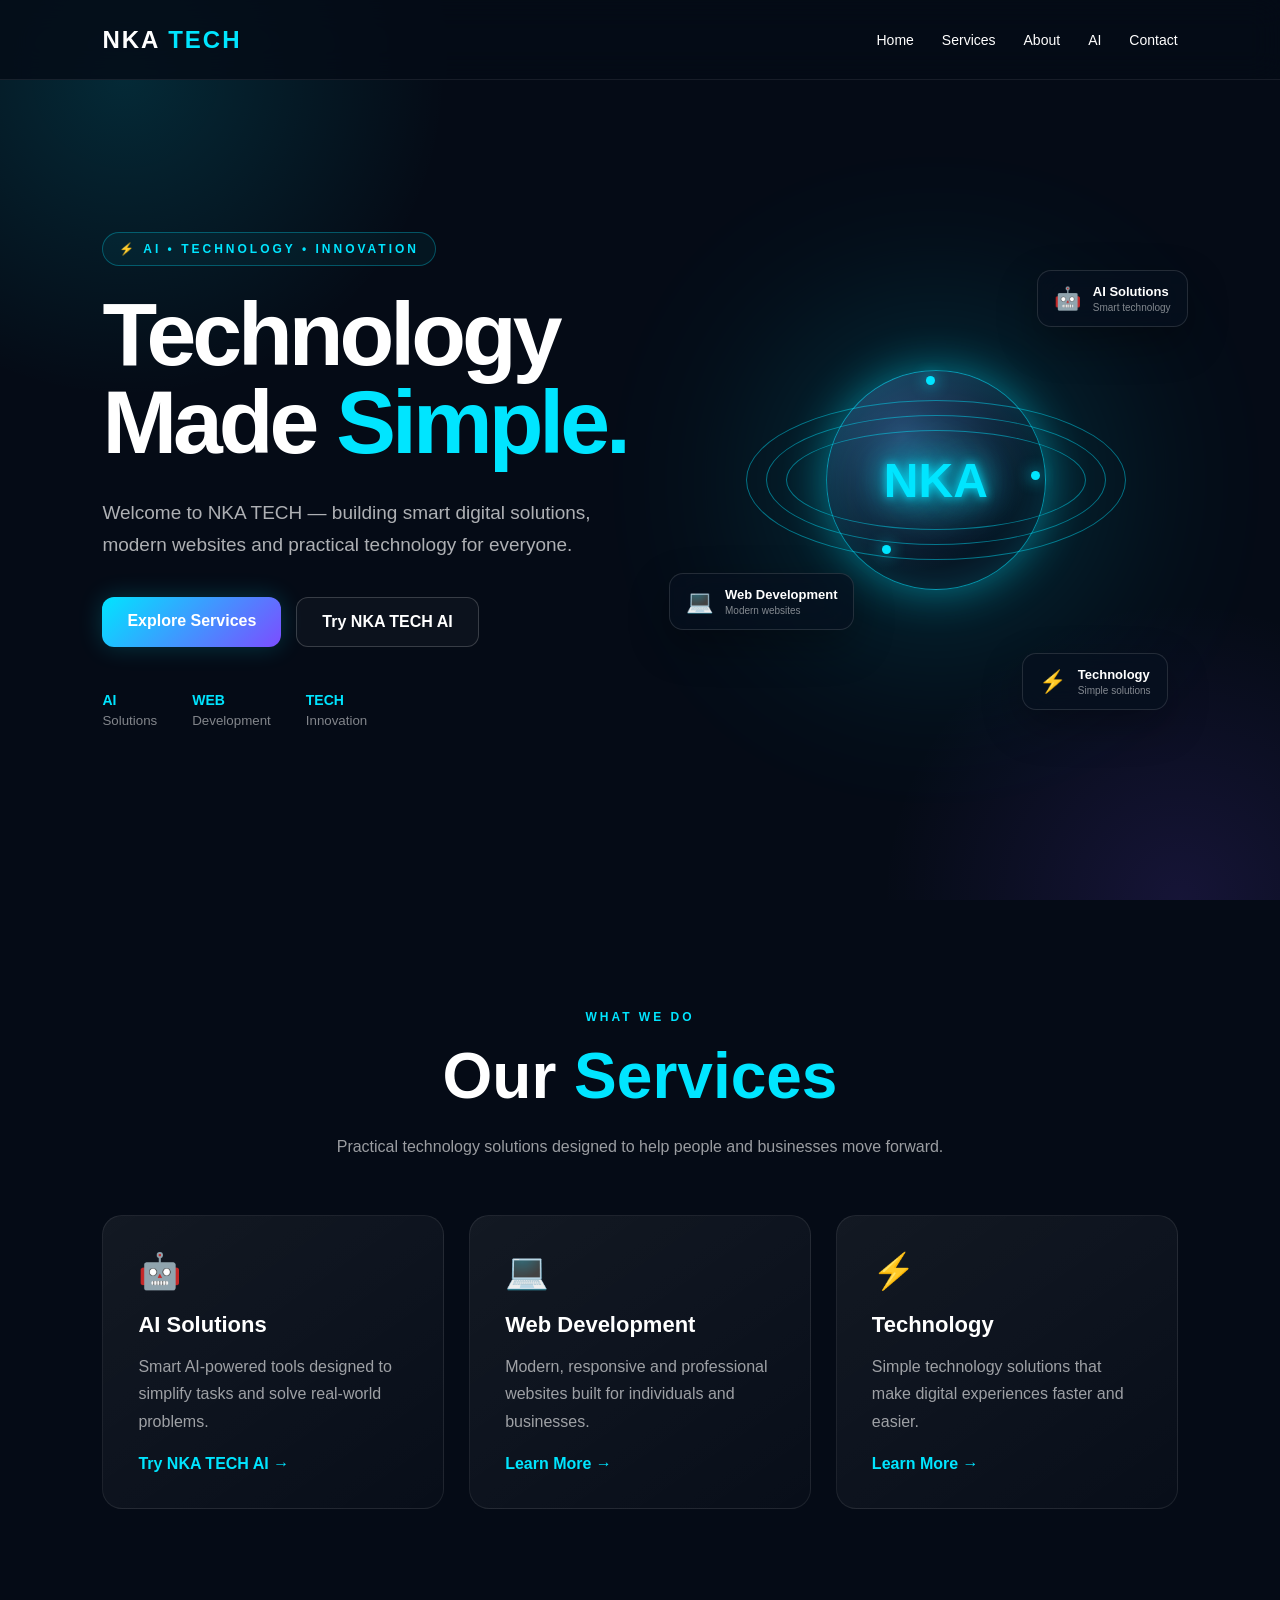
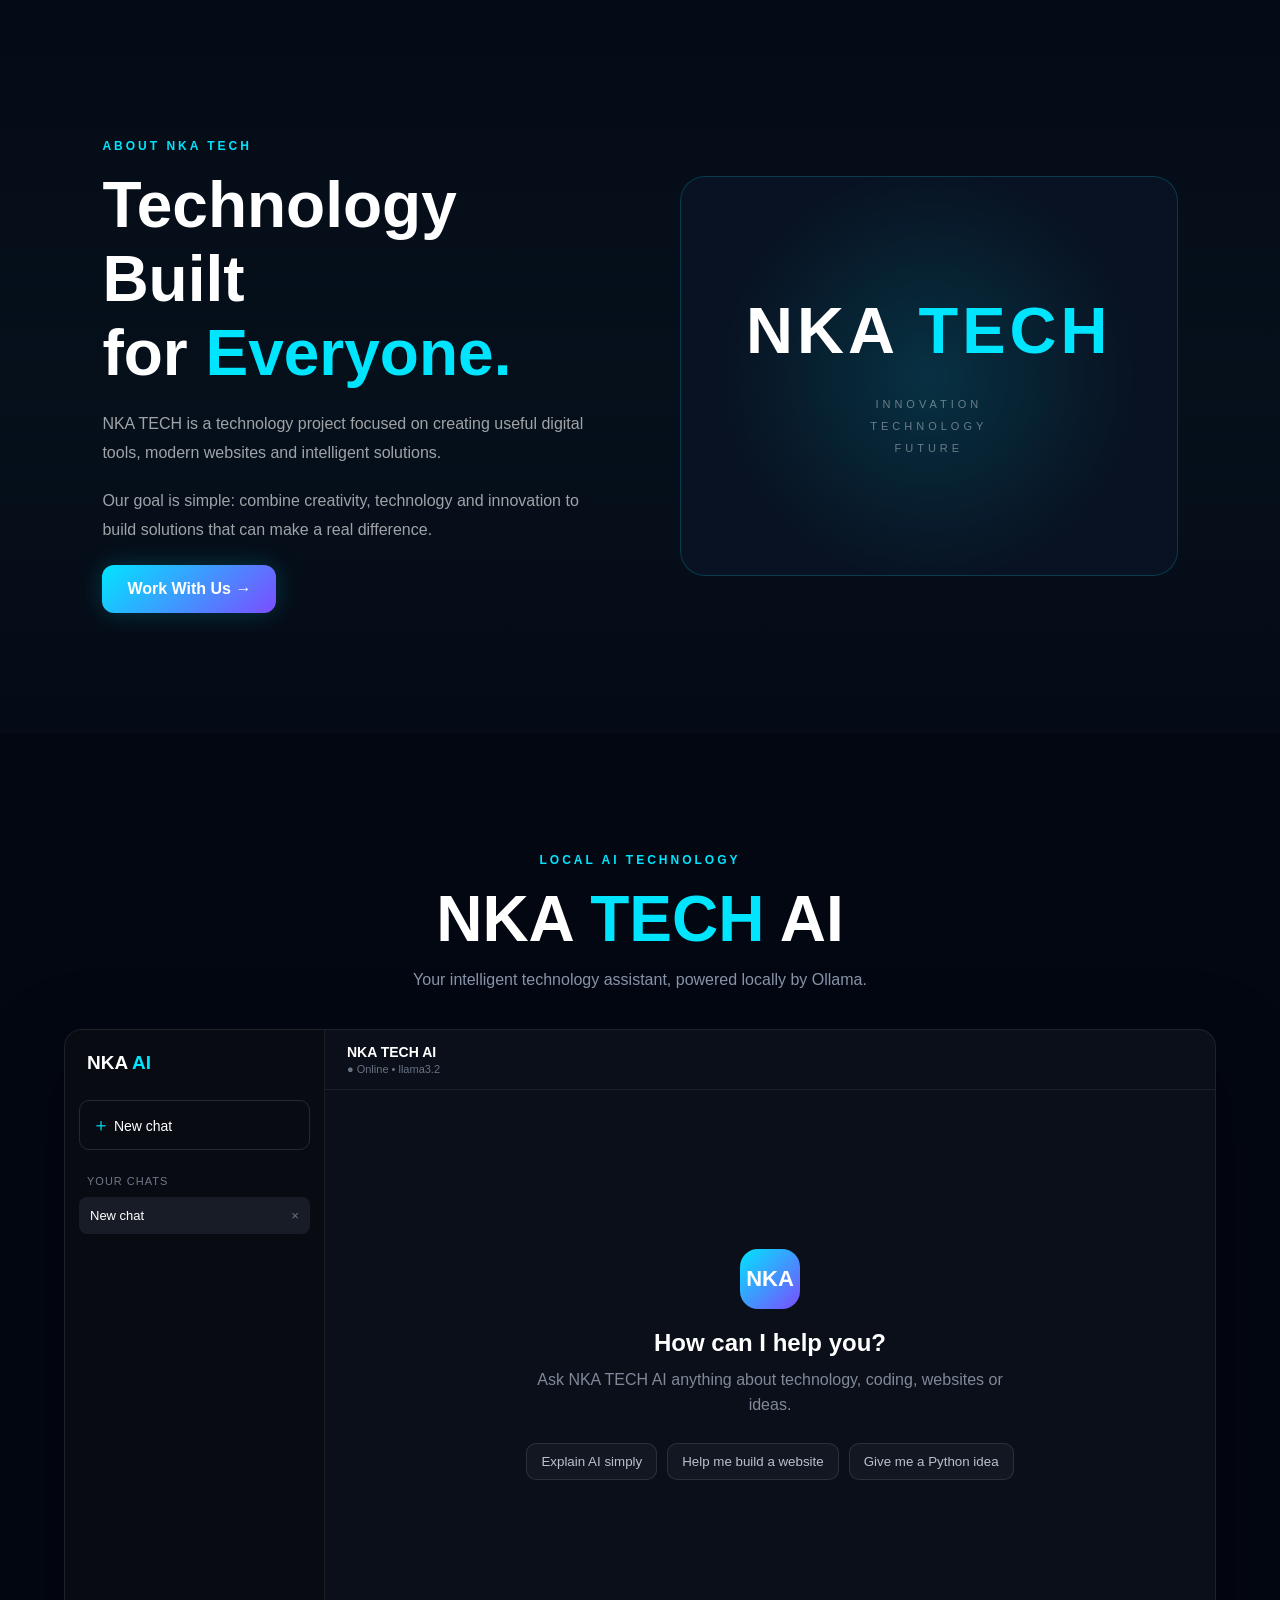
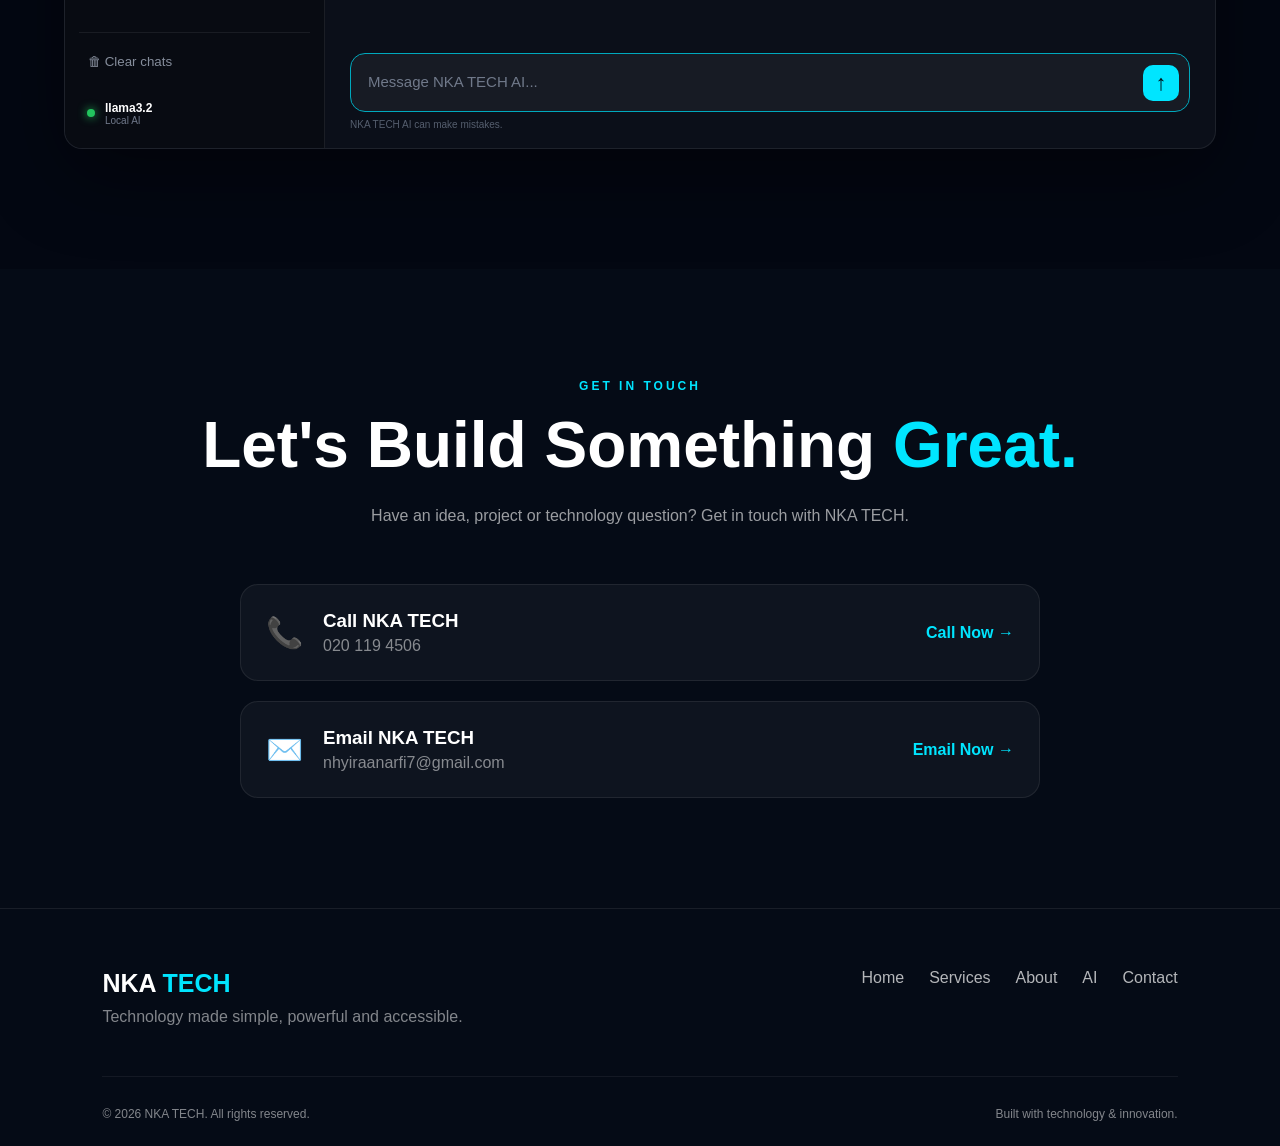
<file: index.html>
<!DOCTYPE html>
<html lang="en">
<head>
    <meta charset="UTF-8">
    <meta name="viewport" content="width=device-width, initial-scale=1.0">

    <title>NKA TECH AI | AI & Technology Solutions in Ghana</title>
<meta name="description" content="NKA TECH AI provides practical AI, web development and technology solutions in Ghana. Explore NKA TECH and discover smart digital tools and technology made simple.">
    <!-- Google Search Console verification -->
    <meta name="google-site-verification" content="vGz2SOHnlGC8Lf2FOW7qlDT3jMJbGNx4FiDzziyrMN0" />

    <link rel="stylesheet" href="style.css">
</head>
<body>

    <!-- Your existing NKA TECH website content goes here -->

</body>
</html>

    <!-- ================= HEADER ================= -->

    <header>

        <div class="logo">
            NKA <span>TECH</span>
        </div>

        <nav>
            <a href="#home">Home</a>
            <a href="#services">Services</a>
            <a href="#about">About</a>
            <a href="#ai">AI</a>
            <a href="#contact">Contact</a>
        </nav>

    </header>


    <main>

        <!-- ================= HERO ================= -->

        <section id="home" class="hero">

            <div class="hero-content">

                <div class="hero-tag">
                    ⚡ AI • TECHNOLOGY • INNOVATION
                </div>

                <h1>
                    Technology<br>
                    Made <span>Simple.</span>
                </h1>

                <p>
                    Welcome to NKA TECH — building smart digital
                    solutions, modern websites and practical
                    technology for everyone.
                </p>

                <div class="hero-buttons">

                    <a href="#services" class="btn primary">
                        Explore Services
                    </a>

                    <a href="#ai" class="btn secondary">
                        Try NKA TECH AI
                    </a>

                </div>

                <div class="hero-stats">

                    <div>
                        <strong>AI</strong>
                        <small>Solutions</small>
                    </div>

                    <div>
                        <strong>WEB</strong>
                        <small>Development</small>
                    </div>

                    <div>
                        <strong>TECH</strong>
                        <small>Innovation</small>
                    </div>

                </div>

            </div>


            <!-- FUTURISTIC VISUAL -->

            <div class="hero-visual">

                <div class="glow"></div>

                <div class="tech-orb">

                    <div class="orb-core">
                        NKA
                    </div>

                    <div class="orb-ring ring-one"></div>
                    <div class="orb-ring ring-two"></div>
                    <div class="orb-ring ring-three"></div>

                    <div class="orb-dot dot-one"></div>
                    <div class="orb-dot dot-two"></div>
                    <div class="orb-dot dot-three"></div>

                </div>


                <div class="floating-card card-one">

                    <span>🤖</span>

                    <div>
                        <strong>AI Solutions</strong>
                        <small>Smart technology</small>
                    </div>

                </div>


                <div class="floating-card card-two">

                    <span>💻</span>

                    <div>
                        <strong>Web Development</strong>
                        <small>Modern websites</small>
                    </div>

                </div>


                <div class="floating-card card-three">

                    <span>⚡</span>

                    <div>
                        <strong>Technology</strong>
                        <small>Simple solutions</small>
                    </div>

                </div>

            </div>

        </section>


        <!-- ================= SERVICES ================= -->

        <section id="services" class="section">

            <p class="section-label">
                WHAT WE DO
            </p>

            <h2>
                Our <span>Services</span>
            </h2>

            <p class="section-intro">
                Practical technology solutions designed to help
                people and businesses move forward.
            </p>


            <div class="services">

                <div class="service-card">

                    <div class="service-icon">🤖</div>

                    <h3>AI Solutions</h3>

                    <p>
                        Smart AI-powered tools designed to simplify
                        tasks and solve real-world problems.
                    </p>

                    <a href="#ai">
                        Try NKA TECH AI →
                    </a>

                </div>


                <div class="service-card">

                    <div class="service-icon">💻</div>

                    <h3>Web Development</h3>

                    <p>
                        Modern, responsive and professional websites
                        built for individuals and businesses.
                    </p>

                    <a href="#contact">
                        Learn More →
                    </a>

                </div>


                <div class="service-card">

                    <div class="service-icon">⚡</div>

                    <h3>Technology</h3>

                    <p>
                        Simple technology solutions that make digital
                        experiences faster and easier.
                    </p>

                    <a href="#contact">
                        Learn More →
                    </a>

                </div>

            </div>

        </section>


        <!-- ================= ABOUT ================= -->

        <section id="about" class="about-section">

            <div class="about-content">

                <div class="about-text">

                    <p class="section-label">
                        ABOUT NKA TECH
                    </p>

                    <h2>
                        Technology Built<br>
                        for <span>Everyone.</span>
                    </h2>

                    <p>
                        NKA TECH is a technology project focused on
                        creating useful digital tools, modern websites
                        and intelligent solutions.
                    </p>

                    <p>
                        Our goal is simple: combine creativity,
                        technology and innovation to build solutions
                        that can make a real difference.
                    </p>

                    <a href="#contact" class="btn primary">
                        Work With Us →
                    </a>

                </div>


                <div class="about-card">

                    <div class="about-logo">
                        NKA
                        <span>TECH</span>
                    </div>

                    <div class="about-lines">
                        INNOVATION<br>
                        TECHNOLOGY<br>
                        FUTURE
                    </div>

                </div>

            </div>

        </section>


        <!-- ================= AI ================= -->

        <section id="ai" class="ai-section">

            <div class="ai-header">

                <p class="section-label">
                    LOCAL AI TECHNOLOGY
                </p>

                <h2>
                    NKA <span>TECH</span> AI
                </h2>

                <p>
                    Your intelligent technology assistant,
                    powered locally by Ollama.
                </p>

            </div>


            <div class="ai-app">


                <!-- SIDEBAR -->

                <aside class="chat-sidebar" id="chat-sidebar">

                    <div class="sidebar-top">

                        <div class="sidebar-logo">
                            NKA <span>AI</span>
                        </div>

                        <button id="new-chat" class="new-chat">
                            <span>＋</span>
                            New chat
                        </button>

                    </div>


                    <div class="chat-history-title">
                        Your chats
                    </div>

                    <div id="chat-history" class="chat-history">
                    </div>


                    <div class="sidebar-bottom">

                        <button id="clear-chats" class="sidebar-button">
                            🗑 Clear chats
                        </button>

                        <div class="model-status">

                            <span class="status-dot"></span>

                            <div>
                                <strong>llama3.2</strong>
                                <small>Local AI</small>
                            </div>

                        </div>

                    </div>

                </aside>


                <!-- CHAT AREA -->

                <div class="chat-area">


                    <!-- CHAT HEADER -->

                    <div class="chat-header">

                        <button id="mobile-menu" class="mobile-menu">
                            ☰
                        </button>

                        <div>

                            <strong>
                                NKA TECH AI
                            </strong>

                            <small>
                                ● Online • llama3.2
                            </small>

                        </div>

                    </div>


                    <!-- MESSAGES -->

                    <div id="chat-messages" class="chat-messages">

                        <div class="welcome-screen">

                            <div class="welcome-logo">
                                NKA
                            </div>

                            <h3>
                                How can I help you?
                            </h3>

                            <p>
                                Ask NKA TECH AI anything about
                                technology, coding, websites or ideas.
                            </p>

                            <div class="suggestions">

                                <button>
                                    Explain AI simply
                                </button>

                                <button>
                                    Help me build a website
                                </button>

                                <button>
                                    Give me a Python idea
                                </button>

                            </div>

                        </div>

                    </div>


                    <!-- INPUT -->

                    <div class="chat-input-wrapper">

                        <div class="chat-input-box">

                            <textarea
                                id="ai-input"
                                rows="1"
                                placeholder="Message NKA TECH AI..."
                                autocomplete="off"
                            ></textarea>

                            <button
                                id="send-ai"
                                class="send-button"
                                title="Send"
                            >
                                ↑
                            </button>

                        </div>

                        <div class="input-footer">

                            <span>
                                NKA TECH AI can make mistakes.
                            </span>

                            <button
                                id="stop-ai"
                                class="stop-button"
                                style="display:none;"
                            >
                                ■ Stop
                            </button>

                        </div>

                    </div>

                </div>

            </div>

        </section>


        <!-- ================= CONTACT ================= -->

        <section id="contact" class="contact-section">

            <p class="section-label">
                GET IN TOUCH
            </p>

            <h2>
                Let's Build Something <span>Great.</span>
            </h2>

            <p class="section-intro">
                Have an idea, project or technology question?
                Get in touch with NKA TECH.
            </p>


            <div class="contact-container">

                <div class="contact-card">

                    <div class="contact-icon">
                        📞
                    </div>

                    <div>
                        <h3>Call NKA TECH</h3>
                        <p>020 119 4506</p>
                    </div>

                    <a href="tel:0201194506">
                        Call Now →
                    </a>

                </div>


                <div class="contact-card">

                    <div class="contact-icon">
                        ✉️
                    </div>

                    <div>
                        <h3>Email NKA TECH</h3>
                        <p>nhyiraanarfi7@gmail.com</p>
                    </div>

                    <a href="mailto:nhyiraanarfi7@gmail.com">
                        Email Now →
                    </a>

                </div>

            </div>

        </section>

    </main>


    <!-- ================= FOOTER ================= -->

    <footer>

        <div class="footer-content">

            <div>

                <h2>
                    NKA <span>TECH</span>
                </h2>

                <p>
                    Technology made simple, powerful and accessible.
                </p>

            </div>


            <div class="footer-links">

                <a href="#home">Home</a>
                <a href="#services">Services</a>
                <a href="#about">About</a>
                <a href="#ai">AI</a>
                <a href="#contact">Contact</a>

            </div>

        </div>


        <div class="footer-bottom">

            <p>
                © 2026 NKA TECH. All rights reserved.
            </p>

            <p>
                Built with technology & innovation.
            </p>

        </div>

    </footer>


    <script src="script.js"></script>

</body>

</html>
</file>
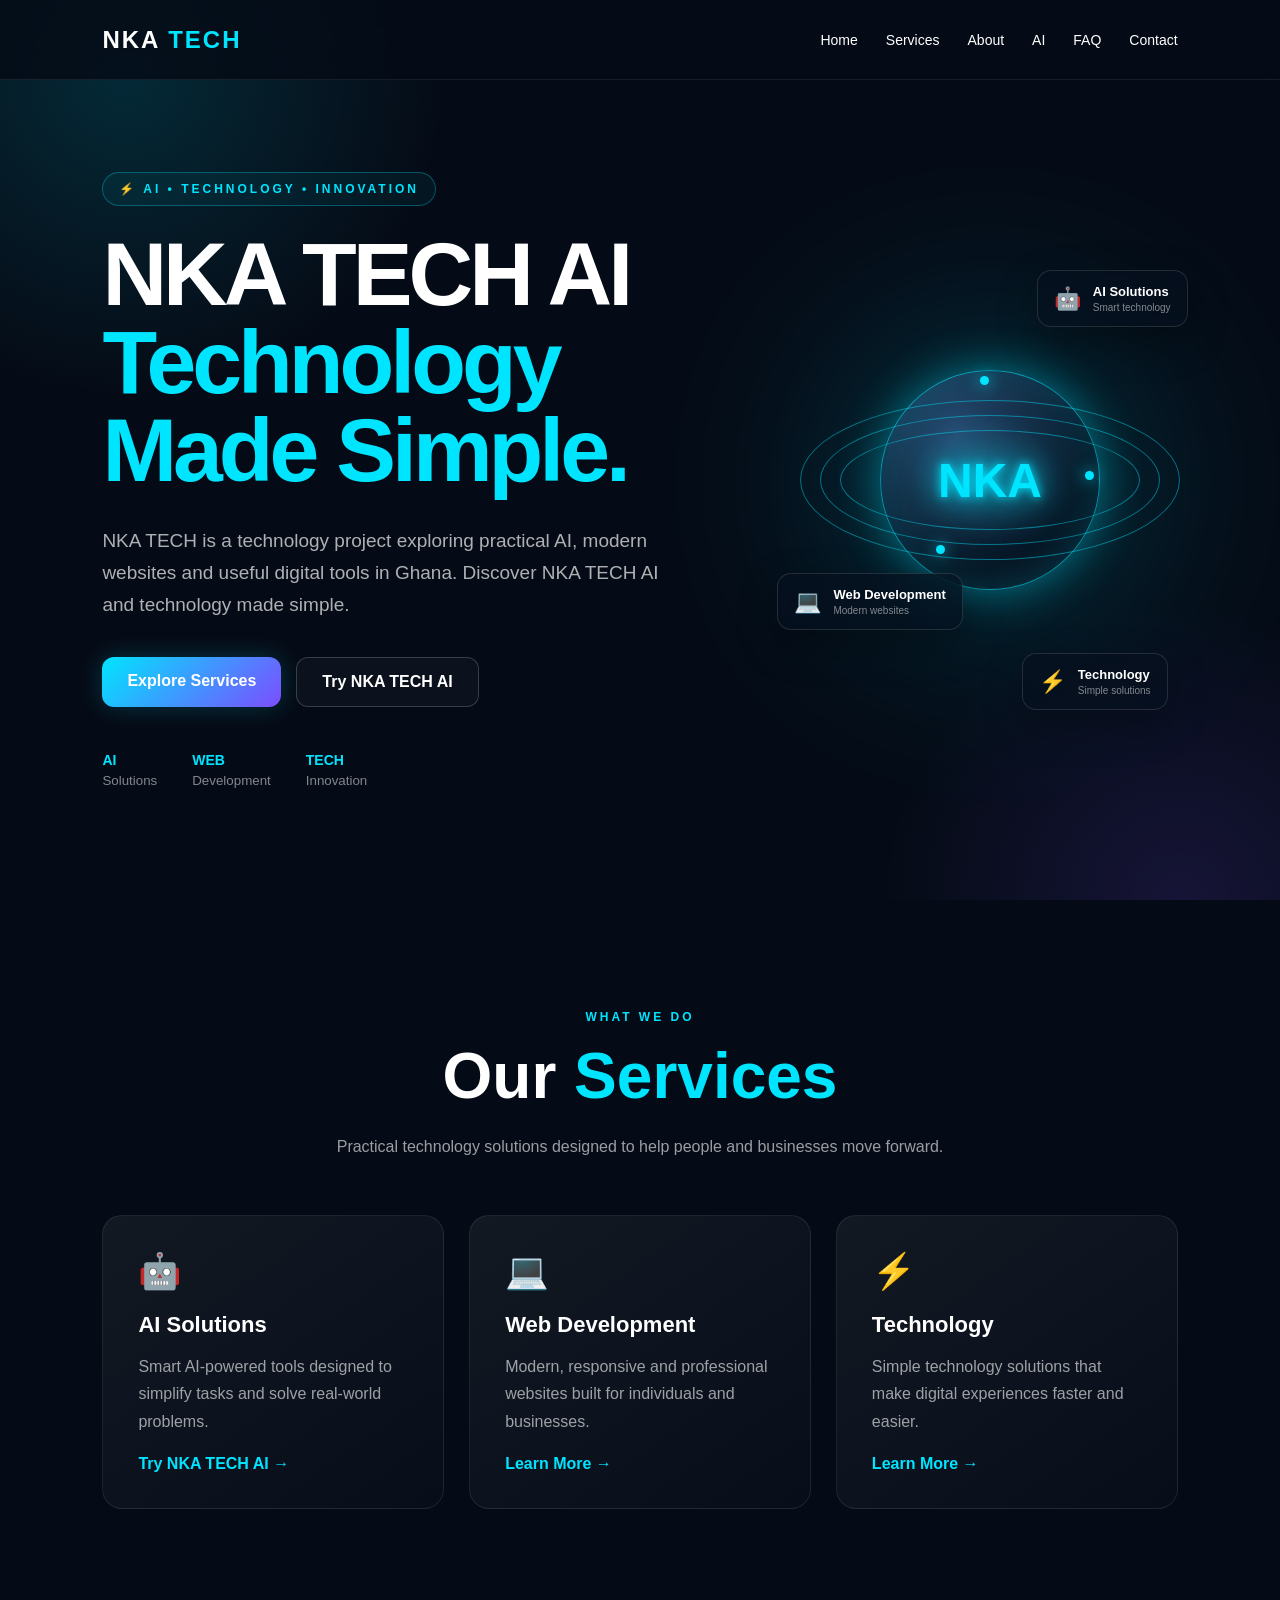
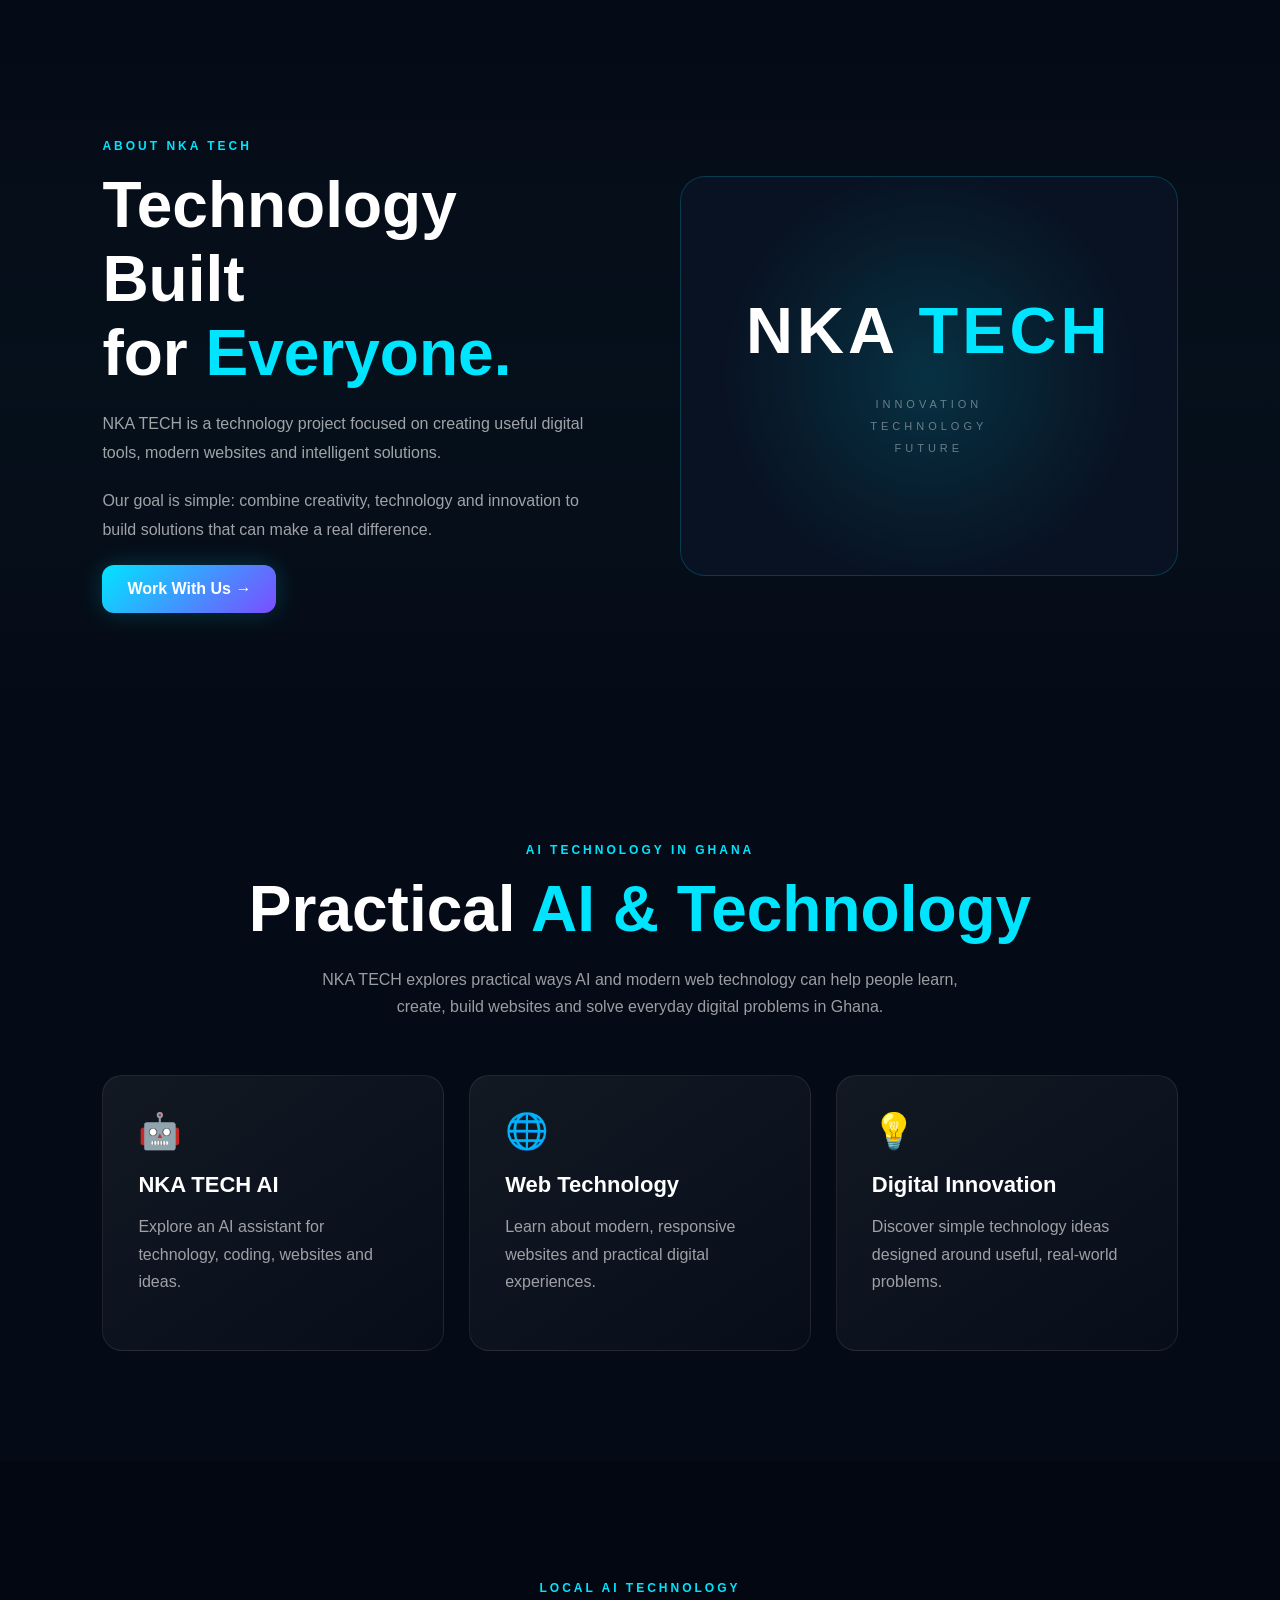
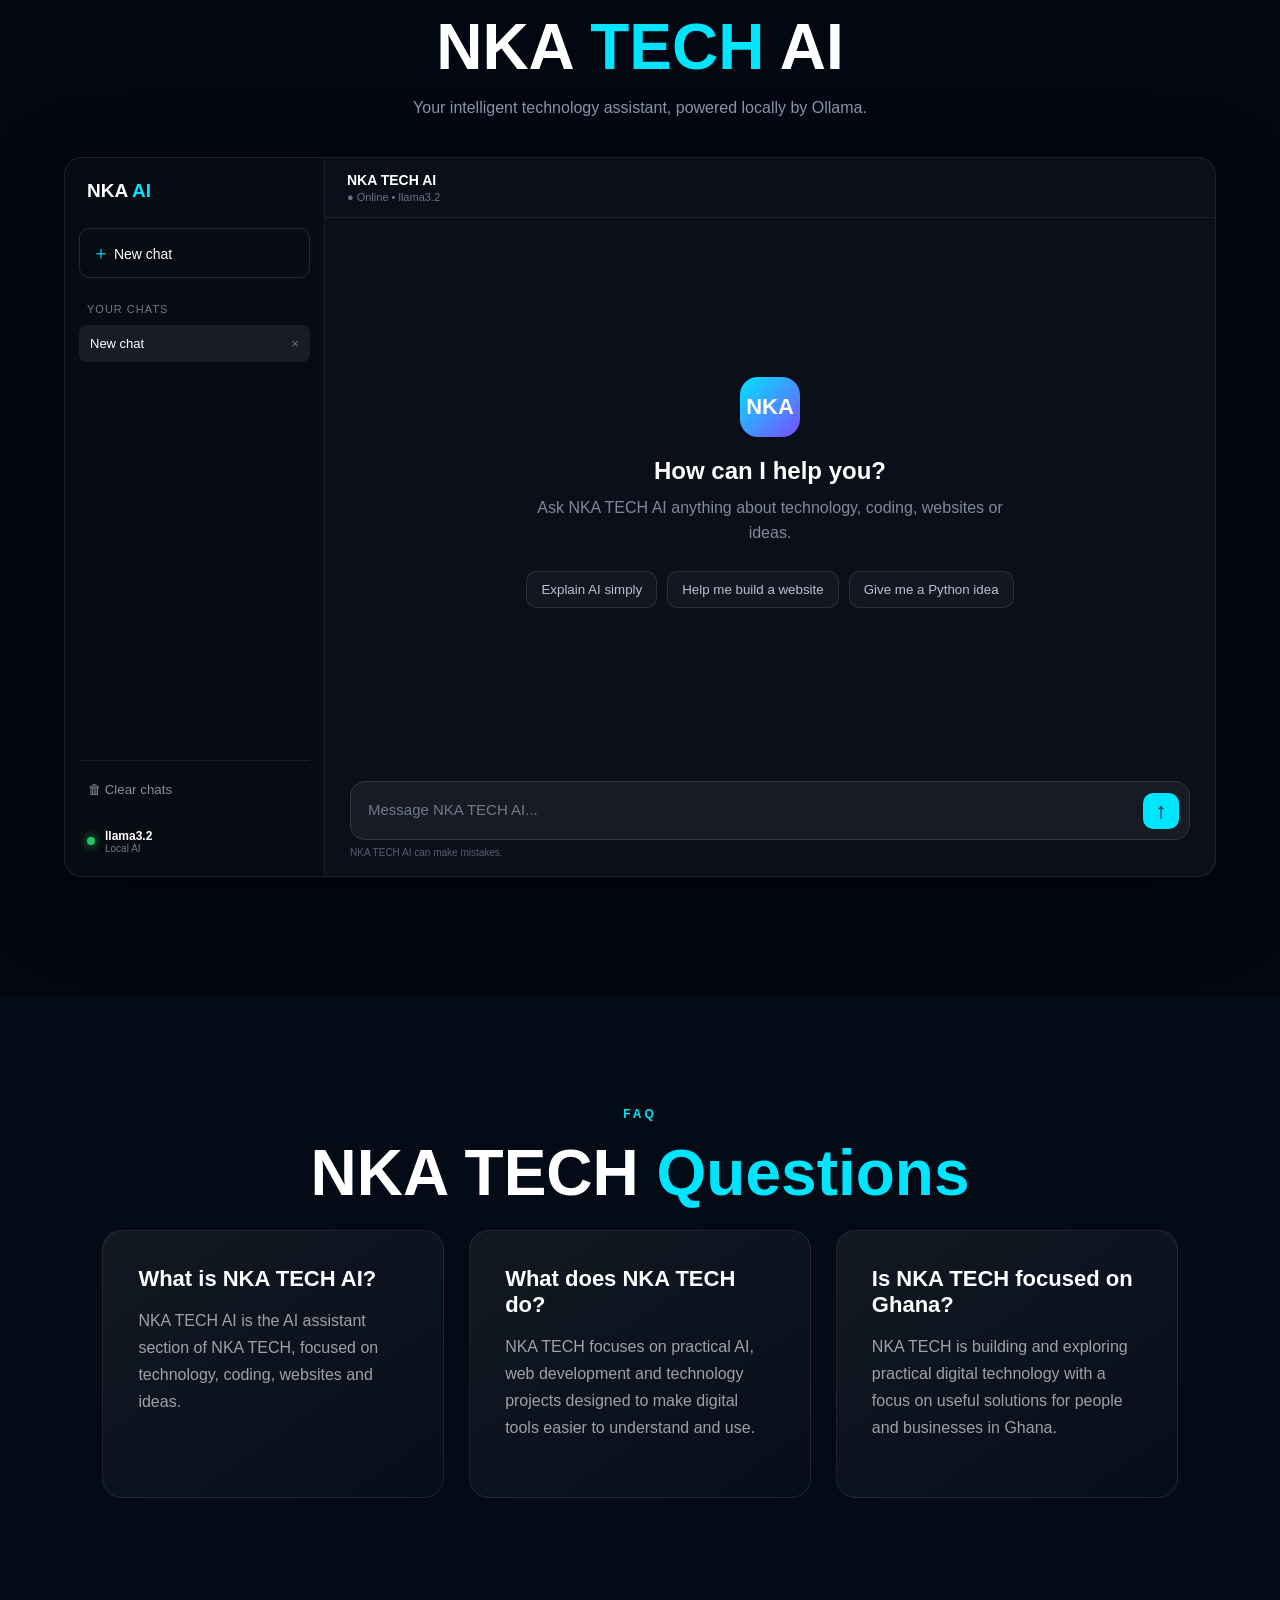
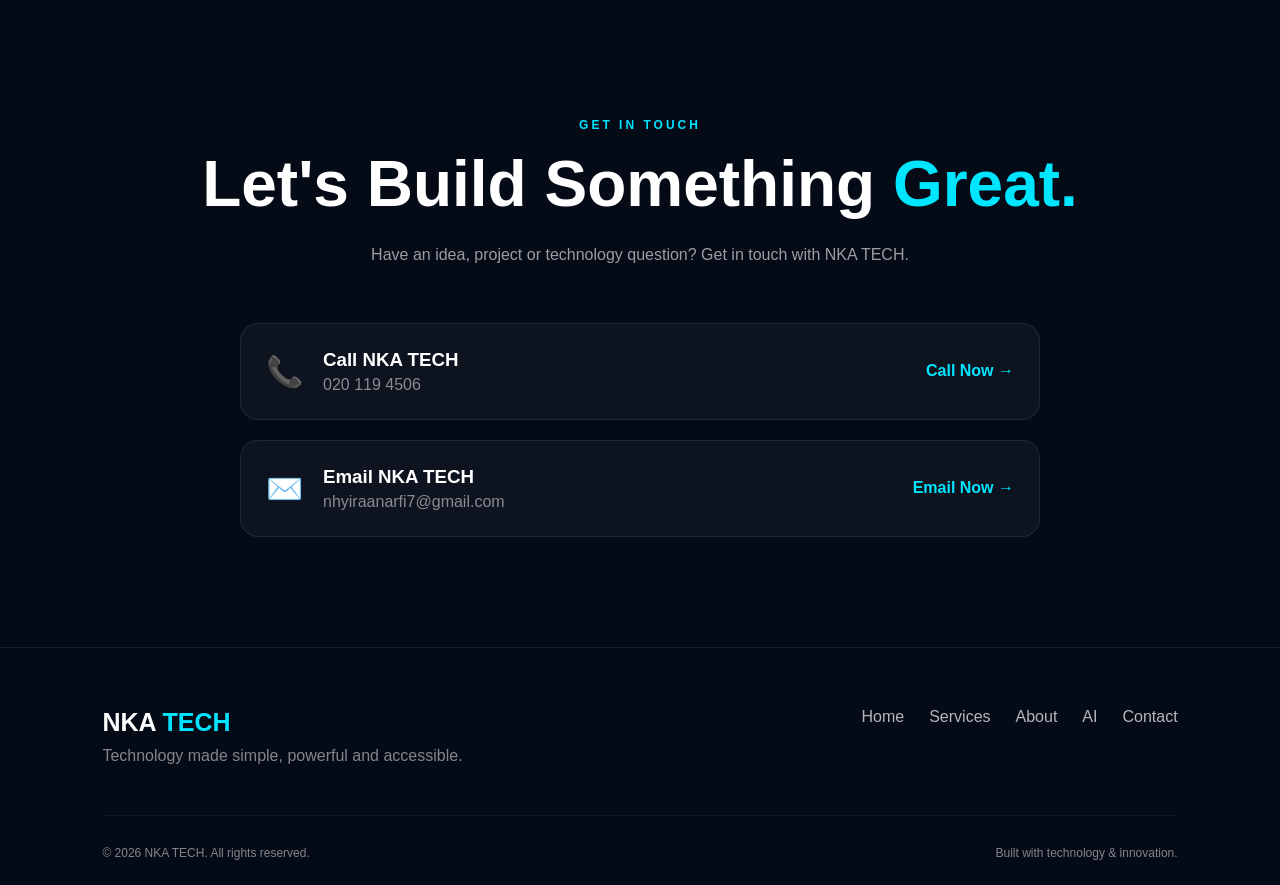
<file: NKA-TECH-SEO-index.html>
<!DOCTYPE html>
<html lang="en">
<head>
    <meta charset="UTF-8">
    <meta name="viewport" content="width=device-width, initial-scale=1.0">

    <title>NKA TECH AI | AI & Technology Solutions in Ghana</title>
    <meta name="description" content="NKA TECH AI explores practical AI, web development and technology solutions in Ghana. Discover smart digital tools and technology made simple.">

    <!-- Google Search Console verification -->
    <meta name="google-site-verification" content="vGz2SOHnlGC8Lf2FOW7qlDT3jMJbGNx4FiDzziyrMN0" />

    <link rel="stylesheet" href="style.css">

    <link rel="canonical" href="https://nhyiraanarfi7-prog.github.io/nka-tech/">
    <meta property="og:title" content="NKA TECH AI | AI & Technology Solutions in Ghana">
    <meta property="og:description" content="Practical AI, web development and technology solutions from NKA TECH.">
    <meta property="og:url" content="https://nhyiraanarfi7-prog.github.io/nka-tech/">
    <meta property="og:type" content="website">

</head>
<body>

    <!-- ================= HEADER ================= -->

    <header>

        <div class="logo">
            NKA <span>TECH</span>
        </div>

        <nav>
            <a href="#home">Home</a>
            <a href="#services">Services</a>
            <a href="#about">About</a>
            <a href="#ai">AI</a>
            <a href="#faq">FAQ</a>
            <a href="#contact">Contact</a>
        </nav>

    </header>


    <main>

        <!-- ================= HERO ================= -->

        <section id="home" class="hero">

            <div class="hero-content">

                <div class="hero-tag">
                    ⚡ AI • TECHNOLOGY • INNOVATION
                </div>

                <h1>
                    NKA TECH AI<br>
                    <span>Technology Made Simple.</span>
                </h1>

                <p>
                    NKA TECH is a technology project exploring practical AI,
                    modern websites and useful digital tools in Ghana.
                    Discover NKA TECH AI and technology made simple.
                </p>

                <div class="hero-buttons">

                    <a href="#services" class="btn primary">
                        Explore Services
                    </a>

                    <a href="#ai" class="btn secondary">
                        Try NKA TECH AI
                    </a>

                </div>

                <div class="hero-stats">

                    <div>
                        <strong>AI</strong>
                        <small>Solutions</small>
                    </div>

                    <div>
                        <strong>WEB</strong>
                        <small>Development</small>
                    </div>

                    <div>
                        <strong>TECH</strong>
                        <small>Innovation</small>
                    </div>

                </div>

            </div>


            <!-- FUTURISTIC VISUAL -->

            <div class="hero-visual">

                <div class="glow"></div>

                <div class="tech-orb">

                    <div class="orb-core">
                        NKA
                    </div>

                    <div class="orb-ring ring-one"></div>
                    <div class="orb-ring ring-two"></div>
                    <div class="orb-ring ring-three"></div>

                    <div class="orb-dot dot-one"></div>
                    <div class="orb-dot dot-two"></div>
                    <div class="orb-dot dot-three"></div>

                </div>


                <div class="floating-card card-one">

                    <span>🤖</span>

                    <div>
                        <strong>AI Solutions</strong>
                        <small>Smart technology</small>
                    </div>

                </div>


                <div class="floating-card card-two">

                    <span>💻</span>

                    <div>
                        <strong>Web Development</strong>
                        <small>Modern websites</small>
                    </div>

                </div>


                <div class="floating-card card-three">

                    <span>⚡</span>

                    <div>
                        <strong>Technology</strong>
                        <small>Simple solutions</small>
                    </div>

                </div>

            </div>

        </section>


        <!-- ================= SERVICES ================= -->

        <section id="services" class="section">

            <p class="section-label">
                WHAT WE DO
            </p>

            <h2>
                Our <span>Services</span>
            </h2>

            <p class="section-intro">
                Practical technology solutions designed to help
                people and businesses move forward.
            </p>


            <div class="services">

                <div class="service-card">

                    <div class="service-icon">🤖</div>

                    <h3>AI Solutions</h3>

                    <p>
                        Smart AI-powered tools designed to simplify
                        tasks and solve real-world problems.
                    </p>

                    <a href="#ai">
                        Try NKA TECH AI →
                    </a>

                </div>


                <div class="service-card">

                    <div class="service-icon">💻</div>

                    <h3>Web Development</h3>

                    <p>
                        Modern, responsive and professional websites
                        built for individuals and businesses.
                    </p>

                    <a href="#contact">
                        Learn More →
                    </a>

                </div>


                <div class="service-card">

                    <div class="service-icon">⚡</div>

                    <h3>Technology</h3>

                    <p>
                        Simple technology solutions that make digital
                        experiences faster and easier.
                    </p>

                    <a href="#contact">
                        Learn More →
                    </a>

                </div>

            </div>

        </section>


        <!-- ================= ABOUT ================= -->

        <section id="about" class="about-section">

            <div class="about-content">

                <div class="about-text">

                    <p class="section-label">
                        ABOUT NKA TECH
                    </p>

                    <h2>
                        Technology Built<br>
                        for <span>Everyone.</span>
                    </h2>

                    <p>
                        NKA TECH is a technology project focused on
                        creating useful digital tools, modern websites
                        and intelligent solutions.
                    </p>

                    <p>
                        Our goal is simple: combine creativity,
                        technology and innovation to build solutions
                        that can make a real difference.
                    </p>

                    <a href="#contact" class="btn primary">
                        Work With Us →
                    </a>

                </div>


                <div class="about-card">

                    <div class="about-logo">
                        NKA
                        <span>TECH</span>
                    </div>

                    <div class="about-lines">
                        INNOVATION<br>
                        TECHNOLOGY<br>
                        FUTURE
                    </div>

                </div>

            </div>

        </section>


        <!-- ================= AI TECHNOLOGY IN GHANA ================= -->
        <section id="ghana-ai" class="section">
            <p class="section-label">AI TECHNOLOGY IN GHANA</p>

            <h2>
                Practical <span>AI & Technology</span>
            </h2>

            <p class="section-intro">
                NKA TECH explores practical ways AI and modern web technology
                can help people learn, create, build websites and solve
                everyday digital problems in Ghana.
            </p>

            <div class="services">
                <div class="service-card">
                    <div class="service-icon">🤖</div>
                    <h3>NKA TECH AI</h3>
                    <p>
                        Explore an AI assistant for technology, coding,
                        websites and ideas.
                    </p>
                </div>

                <div class="service-card">
                    <div class="service-icon">🌐</div>
                    <h3>Web Technology</h3>
                    <p>
                        Learn about modern, responsive websites and practical
                        digital experiences.
                    </p>
                </div>

                <div class="service-card">
                    <div class="service-icon">💡</div>
                    <h3>Digital Innovation</h3>
                    <p>
                        Discover simple technology ideas designed around
                        useful, real-world problems.
                    </p>
                </div>
            </div>
        </section>


        <!-- ================= AI ================= -->

        <section id="ai" class="ai-section">

            <div class="ai-header">

                <p class="section-label">
                    LOCAL AI TECHNOLOGY
                </p>

                <h2>
                    NKA <span>TECH</span> AI
                </h2>

                <p>
                    Your intelligent technology assistant,
                    powered locally by Ollama.
                </p>

            </div>


            <div class="ai-app">


                <!-- SIDEBAR -->

                <aside class="chat-sidebar" id="chat-sidebar">

                    <div class="sidebar-top">

                        <div class="sidebar-logo">
                            NKA <span>AI</span>
                        </div>

                        <button id="new-chat" class="new-chat">
                            <span>＋</span>
                            New chat
                        </button>

                    </div>


                    <div class="chat-history-title">
                        Your chats
                    </div>

                    <div id="chat-history" class="chat-history">
                    </div>


                    <div class="sidebar-bottom">

                        <button id="clear-chats" class="sidebar-button">
                            🗑 Clear chats
                        </button>

                        <div class="model-status">

                            <span class="status-dot"></span>

                            <div>
                                <strong>llama3.2</strong>
                                <small>Local AI</small>
                            </div>

                        </div>

                    </div>

                </aside>


                <!-- CHAT AREA -->

                <div class="chat-area">


                    <!-- CHAT HEADER -->

                    <div class="chat-header">

                        <button id="mobile-menu" class="mobile-menu">
                            ☰
                        </button>

                        <div>

                            <strong>
                                NKA TECH AI
                            </strong>

                            <small>
                                ● Online • llama3.2
                            </small>

                        </div>

                    </div>


                    <!-- MESSAGES -->

                    <div id="chat-messages" class="chat-messages">

                        <div class="welcome-screen">

                            <div class="welcome-logo">
                                NKA
                            </div>

                            <h3>
                                How can I help you?
                            </h3>

                            <p>
                                Ask NKA TECH AI anything about
                                technology, coding, websites or ideas.
                            </p>

                            <div class="suggestions">

                                <button>
                                    Explain AI simply
                                </button>

                                <button>
                                    Help me build a website
                                </button>

                                <button>
                                    Give me a Python idea
                                </button>

                            </div>

                        </div>

                    </div>


                    <!-- INPUT -->

                    <div class="chat-input-wrapper">

                        <div class="chat-input-box">

                            <textarea
                                id="ai-input"
                                rows="1"
                                placeholder="Message NKA TECH AI..."
                                autocomplete="off"
                            ></textarea>

                            <button
                                id="send-ai"
                                class="send-button"
                                title="Send"
                            >
                                ↑
                            </button>

                        </div>

                        <div class="input-footer">

                            <span>
                                NKA TECH AI can make mistakes.
                            </span>

                            <button
                                id="stop-ai"
                                class="stop-button"
                                style="display:none;"
                            >
                                ■ Stop
                            </button>

                        </div>

                    </div>

                </div>

            </div>

        </section>


        <!-- ================= FAQ ================= -->
        <section id="faq" class="section">
            <p class="section-label">FAQ</p>

            <h2>
                NKA TECH <span>Questions</span>
            </h2>

            <div class="services">
                <div class="service-card">
                    <h3>What is NKA TECH AI?</h3>
                    <p>
                        NKA TECH AI is the AI assistant section of NKA TECH,
                        focused on technology, coding, websites and ideas.
                    </p>
                </div>

                <div class="service-card">
                    <h3>What does NKA TECH do?</h3>
                    <p>
                        NKA TECH focuses on practical AI, web development and
                        technology projects designed to make digital tools
                        easier to understand and use.
                    </p>
                </div>

                <div class="service-card">
                    <h3>Is NKA TECH focused on Ghana?</h3>
                    <p>
                        NKA TECH is building and exploring practical digital
                        technology with a focus on useful solutions for people
                        and businesses in Ghana.
                    </p>
                </div>
            </div>
        </section>


        <!-- ================= CONTACT ================= -->

        <section id="contact" class="contact-section">

            <p class="section-label">
                GET IN TOUCH
            </p>

            <h2>
                Let's Build Something <span>Great.</span>
            </h2>

            <p class="section-intro">
                Have an idea, project or technology question?
                Get in touch with NKA TECH.
            </p>


            <div class="contact-container">

                <div class="contact-card">

                    <div class="contact-icon">
                        📞
                    </div>

                    <div>
                        <h3>Call NKA TECH</h3>
                        <p>020 119 4506</p>
                    </div>

                    <a href="tel:0201194506">
                        Call Now →
                    </a>

                </div>


                <div class="contact-card">

                    <div class="contact-icon">
                        ✉️
                    </div>

                    <div>
                        <h3>Email NKA TECH</h3>
                        <p>nhyiraanarfi7@gmail.com</p>
                    </div>

                    <a href="mailto:nhyiraanarfi7@gmail.com">
                        Email Now →
                    </a>

                </div>

            </div>

        </section>

    </main>


    <!-- ================= FOOTER ================= -->

    <footer>

        <div class="footer-content">

            <div>

                <h2>
                    NKA <span>TECH</span>
                </h2>

                <p>
                    Technology made simple, powerful and accessible.
                </p>

            </div>


            <div class="footer-links">

                <a href="#home">Home</a>
                <a href="#services">Services</a>
                <a href="#about">About</a>
                <a href="#ai">AI</a>
                <a href="#contact">Contact</a>

            </div>

        </div>


        <div class="footer-bottom">

            <p>
                © 2026 NKA TECH. All rights reserved.
            </p>

            <p>
                Built with technology & innovation.
            </p>

        </div>

    </footer>


    <script src="script.js"></script>

</body>

</html>
</file>
<file: style.css>
* {
    margin: 0;
    padding: 0;
    box-sizing: border-box;
}

html {
    scroll-behavior: smooth;
}

body {
    font-family: Arial, Helvetica, sans-serif;
    background: #050b16;
    color: white;
    overflow-x: hidden;
}

header {
    height: 80px;
    padding: 0 8%;
    display: flex;
    align-items: center;
    justify-content: space-between;
    position: fixed;
    top: 0;
    left: 0;
    right: 0;
    z-index: 1000;
    background: rgba(5, 11, 22, .82);
    backdrop-filter: blur(15px);
    border-bottom: 1px solid rgba(255,255,255,.08);
}

.logo {
    font-size: 24px;
    font-weight: 900;
    letter-spacing: 2px;
}

.logo span,
footer span {
    color: #00e5ff;
}

nav {
    display: flex;
    gap: 28px;
}

nav a {
    color: white;
    text-decoration: none;
    font-size: 14px;
    transition: .3s;
}

nav a:hover {
    color: #00e5ff;
}


/* HERO */

.hero {
    min-height: 100vh;
    padding: 130px 8% 70px;
    display: flex;
    align-items: center;
    justify-content: space-between;
    gap: 50px;
    position: relative;
    overflow: hidden;
}

.hero::before {
    content: "";
    position: absolute;
    width: 650px;
    height: 650px;
    background: radial-gradient(
        circle,
        rgba(0,229,255,.14),
        transparent 70%
    );
    top: -250px;
    left: -200px;
    animation: backgroundMove 8s ease-in-out infinite alternate;
}

.hero::after {
    content: "";
    position: absolute;
    width: 600px;
    height: 600px;
    background: radial-gradient(
        circle,
        rgba(124,77,255,.14),
        transparent 70%
    );
    bottom: -300px;
    right: -200px;
}

@keyframes backgroundMove {
    to {
        transform: translate(70px,50px);
    }
}

.hero-content {
    max-width: 650px;
    position: relative;
    z-index: 10;
}

.hero-tag {
    display: inline-block;
    padding: 9px 16px;
    border: 1px solid rgba(0,229,255,.3);
    border-radius: 30px;
    background: rgba(0,229,255,.05);
    color: #00e5ff;
    font-size: 12px;
    font-weight: bold;
    letter-spacing: 3px;
    margin-bottom: 25px;
}

.hero h1 {
    font-size: clamp(50px,7vw,90px);
    line-height: .98;
    letter-spacing: -4px;
    margin-bottom: 30px;
}

.hero h1 span,
.section h2 span,
.about-text h2 span,
.contact-section h2 span {
    color: #00e5ff;
}

.hero-content > p {
    max-width: 560px;
    font-size: 19px;
    line-height: 1.7;
    color: rgba(255,255,255,.68);
    margin-bottom: 35px;
}

.hero-buttons {
    display: flex;
    gap: 15px;
}

.btn {
    display: inline-block;
    padding: 15px 25px;
    border-radius: 12px;
    text-decoration: none;
    font-weight: bold;
    transition: .3s;
}

.btn.primary {
    color: white;
    background: linear-gradient(135deg,#00e5ff,#7c4dff);
    box-shadow: 0 0 25px rgba(0,229,255,.2);
}

.btn.secondary {
    color: white;
    border: 1px solid rgba(255,255,255,.18);
    background: rgba(255,255,255,.03);
}

.btn:hover {
    transform: translateY(-4px);
}

.hero-stats {
    display: flex;
    gap: 35px;
    margin-top: 45px;
}

.hero-stats div {
    display: flex;
    flex-direction: column;
    gap: 5px;
}

.hero-stats strong {
    color: #00e5ff;
    font-size: 14px;
}

.hero-stats small {
    color: rgba(255,255,255,.5);
}


/* HERO VISUAL */

.hero-visual {
    width: 500px;
    height: 500px;
    position: relative;
    display: flex;
    align-items: center;
    justify-content: center;
    z-index: 5;
}

.glow {
    position: absolute;
    width: 300px;
    height: 300px;
    border-radius: 50%;
    background: #00e5ff;
    filter: blur(100px);
    opacity: .2;
    animation: glowPulse 4s ease-in-out infinite;
}

@keyframes glowPulse {
    50% {
        transform: scale(1.15);
        opacity: .3;
    }
}

.tech-orb {
    width: 220px;
    height: 220px;
    border-radius: 50%;
    position: relative;
    display: flex;
    align-items: center;
    justify-content: center;
    background: radial-gradient(circle at 35% 30%,#294a72,#07111f 65%);
    border: 1px solid rgba(0,229,255,.6);
    box-shadow:
        0 0 45px rgba(0,229,255,.45),
        inset 0 0 50px rgba(0,229,255,.2);
    animation: orbFloat 5s ease-in-out infinite;
}

@keyframes orbFloat {
    50% {
        transform: translateY(-15px);
    }
}

.orb-core {
    font-size: 48px;
    font-weight: 900;
    color: #00e5ff;
    text-shadow:
        0 0 10px #00e5ff,
        0 0 30px #00e5ff,
        0 0 60px #00e5ff;
}

.orb-ring {
    position: absolute;
    border: 1px solid rgba(0,229,255,.45);
    border-radius: 50%;
}

.ring-one {
    width: 300px;
    height: 100px;
    animation: ringOne 8s linear infinite;
}

.ring-two {
    width: 340px;
    height: 130px;
    animation: ringOne 10s linear infinite reverse;
}

.ring-three {
    width: 380px;
    height: 160px;
    animation: ringOne 12s linear infinite;
}

@keyframes ringOne {
    from {
        transform: rotate(0deg) rotateX(65deg);
    }
    to {
        transform: rotate(360deg) rotateX(65deg);
    }
}

.orb-dot {
    position: absolute;
    width: 9px;
    height: 9px;
    border-radius: 50%;
    background: #00e5ff;
    box-shadow: 0 0 15px #00e5ff;
}

.dot-one {
    top: 5px;
    right: 110px;
}

.dot-two {
    bottom: 35px;
    left: 55px;
}

.dot-three {
    top: 100px;
    right: 5px;
}

.floating-card {
    position: absolute;
    display: flex;
    align-items: center;
    gap: 12px;
    padding: 13px 16px;
    border-radius: 14px;
    background: rgba(7,17,31,.7);
    border: 1px solid rgba(255,255,255,.12);
    backdrop-filter: blur(15px);
    box-shadow: 0 15px 40px rgba(0,0,0,.3);
    animation: cardFloat 4s ease-in-out infinite;
}

.floating-card span {
    font-size: 22px;
}

.floating-card div {
    display: flex;
    flex-direction: column;
    gap: 3px;
}

.floating-card strong {
    font-size: 13px;
}

.floating-card small {
    color: rgba(255,255,255,.5);
    font-size: 10px;
}

.card-one {
    top: 40px;
    right: -10px;
}

.card-two {
    left: -25px;
    bottom: 100px;
    animation-delay: 1s;
}

.card-three {
    right: 10px;
    bottom: 20px;
    animation-delay: 2s;
}

@keyframes cardFloat {
    50% {
        transform: translateY(-10px);
    }
}


/* GENERAL SECTIONS */

.section,
.contact-section {
    padding: 110px 8%;
    text-align: center;
}

.section-label {
    color: #00e5ff;
    font-size: 12px;
    font-weight: bold;
    letter-spacing: 3px;
}

.section h2,
.about-text h2,
.contact-section h2 {
    font-size: clamp(40px,5vw,65px);
    margin: 15px 0 20px;
}

.section-intro {
    max-width: 650px;
    margin: 0 auto 55px;
    color: rgba(255,255,255,.6);
    line-height: 1.7;
}


/* SERVICES */

.services {
    display: grid;
    grid-template-columns: repeat(3,1fr);
    gap: 25px;
    max-width: 1100px;
    margin: auto;
}

.service-card {
    text-align: left;
    padding: 35px;
    border-radius: 20px;
    background: linear-gradient(
        145deg,
        rgba(255,255,255,.06),
        rgba(255,255,255,.015)
    );
    border: 1px solid rgba(255,255,255,.08);
    transition: .4s;
}

.service-card:hover {
    transform: translateY(-10px);
    border-color: rgba(0,229,255,.4);
    box-shadow: 0 20px 50px rgba(0,229,255,.08);
}

.service-icon {
    font-size: 35px;
    margin-bottom: 20px;
}

.service-card h3 {
    font-size: 22px;
    margin-bottom: 15px;
}

.service-card p {
    color: rgba(255,255,255,.6);
    line-height: 1.7;
    margin-bottom: 20px;
}

.service-card a {
    color: #00e5ff;
    text-decoration: none;
    font-weight: bold;
}


/* ABOUT */

.about-section {
    padding: 120px 8%;
    background: linear-gradient(
        180deg,
        transparent,
        rgba(0,229,255,.025),
        transparent
    );
}

.about-content {
    max-width: 1100px;
    margin: auto;
    display: grid;
    grid-template-columns: 1fr 1fr;
    gap: 80px;
    align-items: center;
}

.about-text > p:not(.section-label) {
    color: rgba(255,255,255,.62);
    line-height: 1.8;
    margin-bottom: 20px;
}

.about-card {
    height: 400px;
    border-radius: 25px;
    display: flex;
    flex-direction: column;
    align-items: center;
    justify-content: center;
    text-align: center;
    background:
        radial-gradient(
            circle,
            rgba(0,229,255,.15),
            transparent 65%
        ),
        #081222;
    border: 1px solid rgba(0,229,255,.2);
}

.about-logo {
    font-size: 65px;
    font-weight: 900;
    letter-spacing: 4px;
}

.about-logo span {
    color: #00e5ff;
}

.about-lines {
    margin-top: 25px;
    font-size: 11px;
    letter-spacing: 4px;
    line-height: 2;
    color: rgba(255,255,255,.4);
}


/* ================= AI ================= */

.ai-section {
    padding: 120px 5%;
    background: #030712;
}

.ai-header {
    text-align: center;
    margin-bottom: 40px;
}

.ai-header h2 {
    font-size: clamp(40px,5vw,65px);
    margin: 15px 0;
}

.ai-header h2 span {
    color: #00e5ff;
}

.ai-header p:last-child {
    color: #8995aa;
}


/* AI APP */

.ai-app {
    max-width: 1250px;
    height: 720px;
    margin: auto;
    display: flex;
    overflow: hidden;
    border: 1px solid rgba(255,255,255,.08);
    border-radius: 18px;
    background: #0b0f19;
    box-shadow: 0 25px 80px rgba(0,0,0,.45);
}


/* SIDEBAR */

.chat-sidebar {
    width: 260px;
    flex-shrink: 0;
    background: #080b12;
    border-right: 1px solid rgba(255,255,255,.08);
    display: flex;
    flex-direction: column;
    padding: 14px;
}

.sidebar-top {
    display: flex;
    flex-direction: column;
    gap: 18px;
}

.sidebar-logo {
    font-size: 19px;
    font-weight: 800;
    padding: 8px;
}

.sidebar-logo span {
    color: #00e5ff;
}

.new-chat {
    width: 100%;
    padding: 12px;
    border: 1px solid rgba(255,255,255,.12);
    border-radius: 10px;
    background: transparent;
    color: white;
    cursor: pointer;
    text-align: left;
    font-size: 14px;
    transition: .2s;
}

.new-chat:hover {
    background: rgba(255,255,255,.07);
}

.new-chat span {
    color: #00e5ff;
    font-size: 18px;
}

.chat-history-title {
    margin: 25px 8px 10px;
    color: #70798b;
    font-size: 11px;
    text-transform: uppercase;
    letter-spacing: 1px;
}

.chat-history {
    flex: 1;
    overflow-y: auto;
}

.history-item {
    padding: 11px;
    margin-bottom: 4px;
    border-radius: 8px;
    cursor: pointer;
    display: flex;
    justify-content: space-between;
    gap: 5px;
    font-size: 13px;
    color: #c5cad4;
}

.history-item:hover,
.history-item.active {
    background: #171c27;
    color: white;
}

.history-title {
    white-space: nowrap;
    overflow: hidden;
    text-overflow: ellipsis;
}

.delete-chat {
    border: 0;
    background: transparent;
    color: #6d7482;
    cursor: pointer;
}

.delete-chat:hover {
    color: #ff5d6c;
}

.sidebar-bottom {
    border-top: 1px solid rgba(255,255,255,.07);
    padding-top: 12px;
}

.sidebar-button {
    width: 100%;
    padding: 9px;
    border: 0;
    background: transparent;
    color: #858d9b;
    text-align: left;
    cursor: pointer;
    border-radius: 8px;
}

.sidebar-button:hover {
    background: rgba(255,255,255,.05);
    color: white;
}

.model-status {
    display: flex;
    gap: 10px;
    align-items: center;
    margin-top: 15px;
    padding: 8px;
}

.status-dot {
    width: 8px;
    height: 8px;
    border-radius: 50%;
    background: #22c55e;
    box-shadow: 0 0 10px #22c55e;
}

.model-status div {
    display: flex;
    flex-direction: column;
}

.model-status strong {
    font-size: 12px;
}

.model-status small {
    color: #70798b;
    font-size: 10px;
}


/* CHAT AREA */

.chat-area {
    flex: 1;
    min-width: 0;
    display: flex;
    flex-direction: column;
}

.chat-header {
    height: 60px;
    padding: 0 22px;
    display: flex;
    align-items: center;
    border-bottom: 1px solid rgba(255,255,255,.07);
}

.chat-header div {
    display: flex;
    flex-direction: column;
    gap: 3px;
}

.chat-header strong {
    font-size: 14px;
}

.chat-header small {
    color: #687385;
    font-size: 11px;
}

.mobile-menu {
    display: none;
}


/* MESSAGES */

.chat-messages {
    flex: 1;
    overflow-y: auto;
    padding: 30px;
}

.welcome-screen {
    height: 100%;
    display: flex;
    align-items: center;
    justify-content: center;
    flex-direction: column;
    text-align: center;
    color: white;
}

.welcome-logo {
    width: 60px;
    height: 60px;
    display: flex;
    align-items: center;
    justify-content: center;
    border-radius: 18px;
    background: linear-gradient(135deg,#00e5ff,#7c4dff);
    font-size: 22px;
    font-weight: 900;
    margin-bottom: 20px;
}

.welcome-screen h3 {
    font-size: 24px;
    margin-bottom: 10px;
}

.welcome-screen p {
    max-width: 480px;
    color: #7f8999;
    line-height: 1.6;
}

.suggestions {
    display: flex;
    gap: 10px;
    flex-wrap: wrap;
    justify-content: center;
    margin-top: 25px;
}

.suggestions button {
    padding: 10px 14px;
    border: 1px solid rgba(255,255,255,.1);
    border-radius: 10px;
    background: #121722;
    color: #b9c1cf;
    cursor: pointer;
}

.suggestions button:hover {
    border-color: #00e5ff;
    color: white;
}


/* CHAT MESSAGES */

.message {
    display: flex;
    gap: 14px;
    max-width: 850px;
    margin: 0 auto 28px;
}

.message-avatar {
    width: 32px;
    height: 32px;
    flex-shrink: 0;
    border-radius: 9px;
    display: flex;
    align-items: center;
    justify-content: center;
    font-size: 12px;
    font-weight: bold;
}

.message.user .message-avatar {
    background: #374151;
}

.message.assistant .message-avatar {
    background: linear-gradient(135deg,#00e5ff,#7c4dff);
}

.message-content {
    flex: 1;
    min-width: 0;
    color: #e4e7ed;
    line-height: 1.7;
    white-space: pre-wrap;
    word-wrap: break-word;
}

.message.user .message-content {
    color: white;
}

.thinking {
    color: #8791a3;
}


/* INPUT */

.chat-input-wrapper {
    padding: 15px 25px 18px;
}

.chat-input-box {
    max-width: 850px;
    margin: auto;
    display: flex;
    align-items: flex-end;
    gap: 10px;
    padding: 10px;
    border: 1px solid #303744;
    border-radius: 15px;
    background: #171b24;
}

.chat-input-box:focus-within {
    border-color: #00a9bd;
}

#ai-input {
    flex: 1;
    resize: none;
    max-height: 150px;
    border: 0;
    outline: 0;
    background: transparent;
    color: white;
    font-family: inherit;
    font-size: 15px;
    line-height: 1.5;
    padding: 7px;
}

#ai-input::placeholder {
    color: #70798a;
}

.send-button {
    width: 36px;
    height: 36px;
    border: 0;
    border-radius: 10px;
    background: #00e5ff;
    color: #001018;
    font-size: 22px;
    font-weight: bold;
    cursor: pointer;
}

.send-button:hover {
    box-shadow: 0 0 18px rgba(0,229,255,.4);
}

.send-button:disabled {
    opacity: .4;
    cursor: not-allowed;
}

.input-footer {
    max-width: 850px;
    margin: 7px auto 0;
    display: flex;
    justify-content: space-between;
    color: #555e6e;
    font-size: 10px;
}

.stop-button {
    border: 0;
    background: transparent;
    color: #ff6574;
    cursor: pointer;
}


/* CONTACT */

.contact-description {
    max-width: 650px;
    margin: 0 auto 50px;
    color: rgba(255,255,255,.6);
    line-height: 1.7;
}

.contact-container {
    max-width: 800px;
    margin: auto;
    display: grid;
    gap: 20px;
}

.contact-card {
    display: flex;
    align-items: center;
    gap: 20px;
    padding: 25px;
    text-align: left;
    background: rgba(255,255,255,.04);
    border: 1px solid rgba(255,255,255,.08);
    border-radius: 18px;
}

.contact-icon {
    font-size: 30px;
}

.contact-card div:nth-child(2) {
    flex: 1;
}

.contact-card h3 {
    margin-bottom: 5px;
}

.contact-card p {
    color: rgba(255,255,255,.5);
}

.contact-card a {
    color: #00e5ff;
    text-decoration: none;
    font-weight: bold;
}


/* FOOTER */

footer {
    padding: 60px 8% 25px;
    border-top: 1px solid rgba(255,255,255,.08);
}

.footer-content {
    display: flex;
    justify-content: space-between;
    gap: 40px;
    margin-bottom: 50px;
}

footer h2 {
    font-size: 25px;
}

footer p {
    color: rgba(255,255,255,.5);
    margin-top: 10px;
}

.footer-links {
    display: flex;
    gap: 25px;
}

.footer-links a {
    color: rgba(255,255,255,.7);
    text-decoration: none;
}

.footer-links a:hover {
    color: #00e5ff;
}

.footer-bottom {
    padding-top: 20px;
    border-top: 1px solid rgba(255,255,255,.06);
    display: flex;
    justify-content: space-between;
    color: rgba(255,255,255,.35);
    font-size: 12px;
}


/* MOBILE */

@media (max-width: 900px) {

    header {
        padding: 0 5%;
    }

    nav {
        gap: 12px;
    }

    nav a {
        font-size: 11px;
    }

    .hero {
        flex-direction: column;
        text-align: center;
        padding: 120px 6% 60px;
    }

    .hero-content > p {
        margin-left: auto;
        margin-right: auto;
    }

    .hero-buttons,
    .hero-stats {
        justify-content: center;
    }

    .hero-visual {
        transform: scale(.8);
    }

    .services {
        grid-template-columns: 1fr;
    }

    .about-content {
        grid-template-columns: 1fr;
    }

    .ai-app {
        height: 680px;
    }
}


@media (max-width: 650px) {

    header {
        height: 70px;
    }

    nav {
        display: none;
    }

    .hero h1 {
        font-size: 52px;
    }

    .hero-buttons {
        flex-direction: column;
    }

    .hero-buttons .btn {
        width: 100%;
    }

    .hero-visual {
        width: 100%;
        transform: scale(.62);
        margin-top: -40px;
    }

    .chat-sidebar {
        position: absolute;
        left: -270px;
        height: 680px;
        z-index: 50;
        transition: .3s;
    }

    .chat-sidebar.open {
        left: 0;
    }

    .mobile-menu {
        display: block;
        margin-right: 15px;
        border: 0;
        background: transparent;
        color: white;
        font-size: 20px;
        cursor: pointer;
    }

    .ai-app {
        position: relative;
        height: 680px;
    }

    .chat-messages {
        padding: 20px 14px;
    }

    .chat-input-wrapper {
        padding: 10px;
    }

    .footer-content {
        flex-direction: column;
    }

    .footer-links {
        flex-wrap: wrap;
    }

    .footer-bottom {
        flex-direction: column;
        gap: 10px;
    }

    .contact-card {
        flex-wrap: wrap;
    }

    .contact-card a {
        width: 100%;
    }
}/* ==============================
   NKA TECH AI FINAL FIX
============================== */

.ai-section {
    position: relative;
    z-index: 2;
}

.ai-app {
    position: relative;
    z-index: 5;
}

.chat-messages {
    overflow-y: auto;
    scrollbar-width: thin;
}

.message-content {
    display: block;
    visibility: visible;
    opacity: 1;
    color: #e4e7ed;
}

.message-content p {
    margin: 0 0 12px;
}

.message-content p:last-child {
    margin-bottom: 0;
}

.message-content strong {
    color: #ffffff;
}

.message-content code {
    background: #111827;
    padding: 2px 6px;
    border-radius: 5px;
}

.message-content pre {
    background: #050912;
    border: 1px solid rgba(255,255,255,.08);
    border-radius: 10px;
    padding: 15px;
    overflow-x: auto;
    margin: 12px 0;
}

.message-content pre code {
    background: transparent;
    padding: 0;
}

.message.assistant .message-content {
    color: #e5e7eb;
}

.message.user .message-content {
    color: #ffffff;
}

.thinking {
    color: #00e5ff !important;
    font-style: italic;
}

.chat-input-box {
    position: relative;
    z-index: 10;
}

#ai-input {
    display: block;
    visibility: visible;
    opacity: 1;
}

.send-button {
    display: flex;
    align-items: center;
    justify-content: center;
}

@media (max-width: 650px) {

    .ai-app {
        width: 100%;
        border-radius: 12px;
    }

    .chat-area {
        width: 100%;
    }

    .message {
        max-width: 100%;
    }

    .message-avatar {
        width: 30px;
        height: 30px;
    }
}
</file>
